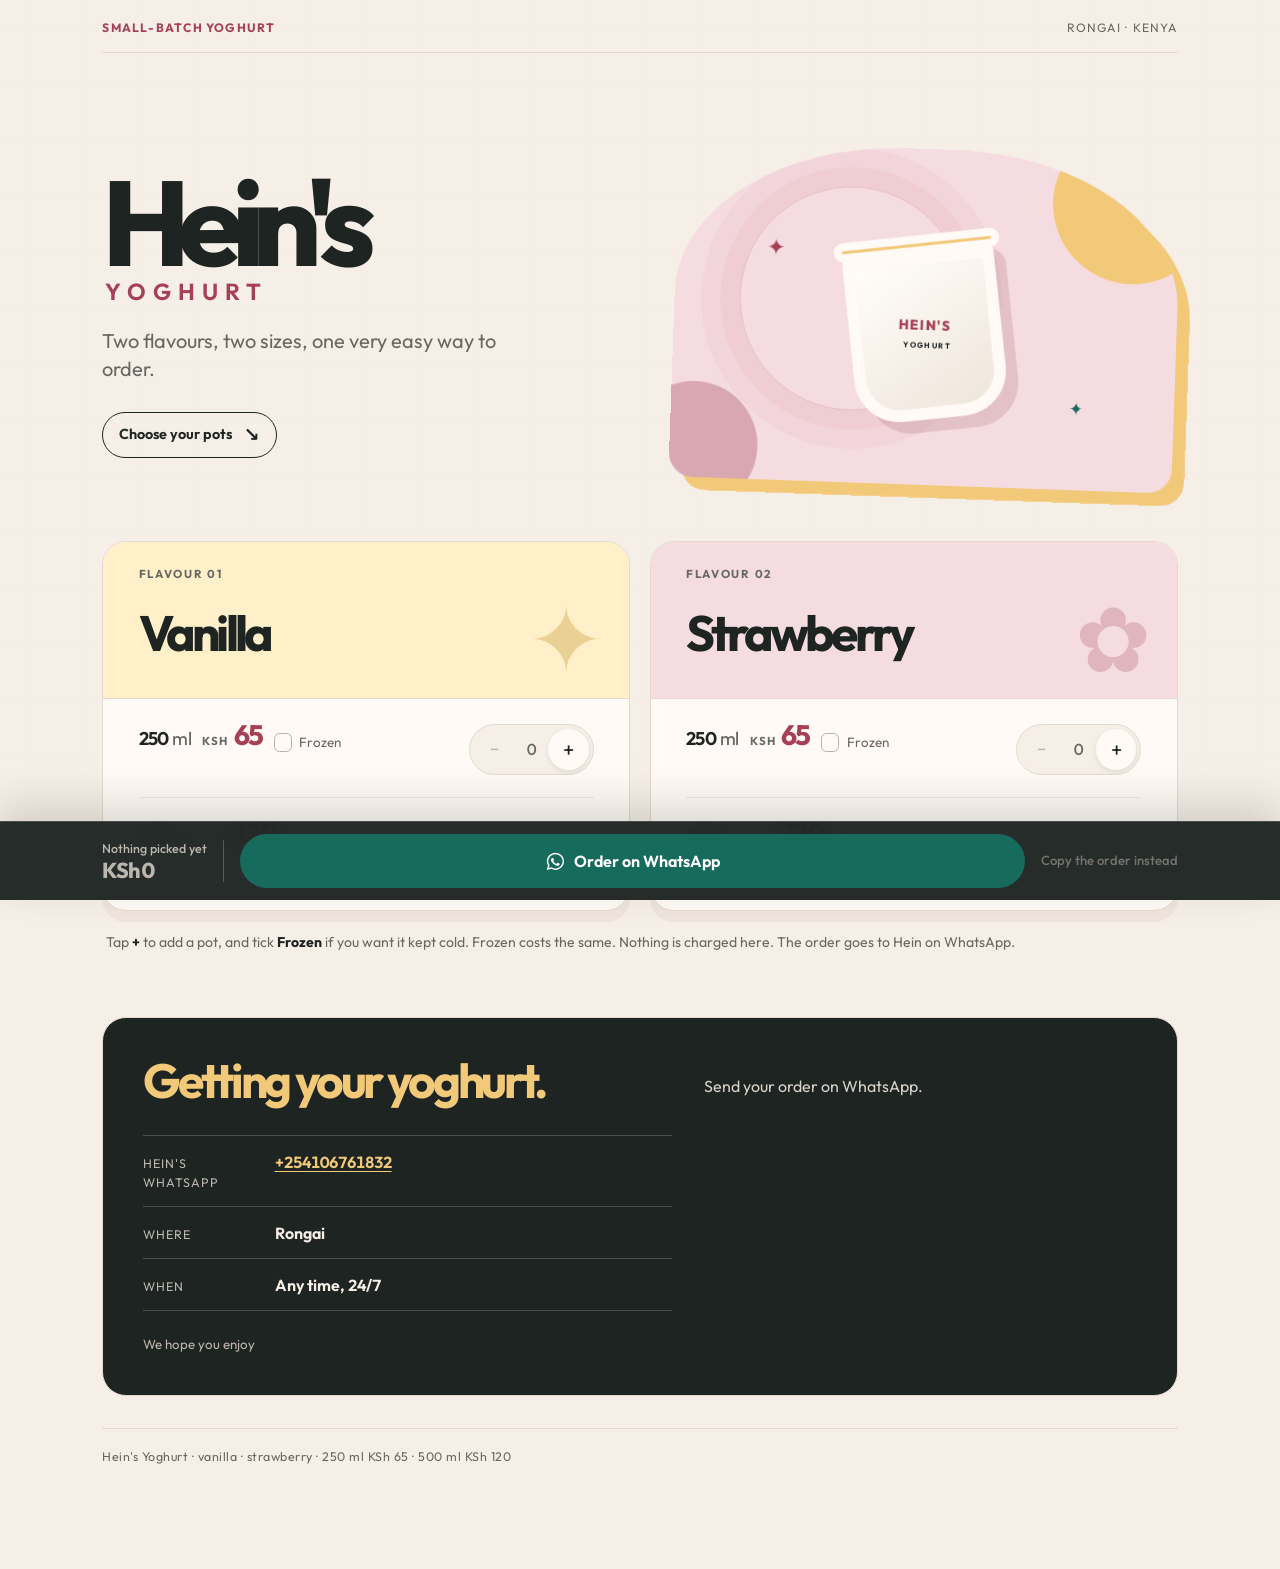
<file: index.html>
<!doctype html>
<html lang="en" class="no-js" data-whatsapp="254106761832" data-area="Rongai" data-days="Any time, 24/7">
<!--
  HEIN YOGHURT - one folder, no build step.

  THINGS TO FILL IN (all of them live here, nowhere else):
    1. data-whatsapp  -> Hein's number, digits only with country code. e.g. 254700000000
    2. data-area      -> where he delivers or where to collect. e.g. Eastlands
    3. data-days      -> when orders can be collected. e.g. Saturday mornings
  The prices are in the two <b> tags in the cards below, where you can see them.
-->
<head>
<meta charset="utf-8">
<meta name="viewport" content="width=device-width, initial-scale=1">
<title>Hein's Yoghurt - vanilla and strawberry</title>
<meta name="theme-color" content="#f6efe7">
<meta name="color-scheme" content="light">

<!-- the link preview WhatsApp shows when someone shares this page -->
<meta property="og:type" content="website">
<meta property="og:site_name" content="Hein's Yoghurt">
<meta property="og:locale" content="en_KE">
<meta property="og:title" content="Hein's Yoghurt, vanilla and strawberry">
<meta property="og:description" content="250 ml for KSh 65. 500 ml for KSh 120. Choose your pots and order on WhatsApp.">
<!-- og:image needs a full address. Put the address this page is served from in front of the path. -->
<meta property="og:image" content="assets/og.png">
<meta name="twitter:card" content="summary_large_image">

<link rel="icon" href="data:image/svg+xml,%3Csvg xmlns='http://www.w3.org/2000/svg' viewBox='0 0 64 64'%3E%3Crect width='64' height='64' rx='14' fill='%23128c7e'/%3E%3Cpath d='M20 22h24M20 32h24M20 42h13' stroke='%23fff' stroke-width='5' stroke-linecap='round'/%3E%3C/svg%3E">
<link rel="preload" href="assets/outfit-var-latin.woff2" as="font" type="font/woff2" crossorigin>
<link rel="stylesheet" href="assets/styles.css">
</head>
<body>
<a class="skip" href="#flavours">Skip to the pots and prices</a>

<div class="wrap">

  <header class="top">
    <div class="top__meta">
      <span class="stamp">Small-batch yoghurt</span>
      <span class="top__place">Rongai · Kenya</span>
    </div>
    <div class="hero">
      <div class="hero__copy">
        <h1 class="logo">Hein's <span class="logo__sub">yoghurt</span></h1>
        <p class="tagline">Two flavours, two sizes, one very easy way to order.</p>
        <a class="hero__jump" href="#flavours">Choose your pots <span aria-hidden="true">↘</span></a>
      </div>
      <div class="hero__art" aria-hidden="true">
        <span class="hero__sun"></span>
        <span class="hero__blob hero__blob--one"></span>
        <span class="hero__blob hero__blob--two"></span>
        <span class="hero__jar"><span></span></span>
        <span class="hero__spark hero__spark--one">✦</span>
        <span class="hero__spark hero__spark--two">✦</span>
      </div>
    </div>
  </header>

  <main>

    <section class="shelves" id="flavours" aria-label="Pots and prices">
      <h2 class="sr-only">Choose your pots</h2>

      <article class="flavour flavour--vanilla" data-flavour="vanilla">
        <header class="flavour__head">
          <span class="flavour__eyebrow">Flavour 01</span>
          <h3 class="flavour__name">Vanilla</h3>
          <span class="flavour__mark" aria-hidden="true">✦</span>
        </header>

        <div class="pots">
          <div class="pot" data-size="250">
            <div class="pot__id">
              <span class="pot__size">250 <span class="pot__unit">ml</span></span>
              <span class="pot__price"><b>KSh</b> 65</span>
              <label class="frozen">
                <input type="checkbox" data-frozen aria-label="Frozen: vanilla 250 millilitres">
                <span class="frozen__box" aria-hidden="true"></span>
                <span class="frozen__text">Frozen</span>
              </label>
            </div>
            <div class="stepper" role="group" aria-label="Vanilla, 250 millilitres, KSh 65">
              <button type="button" class="step" data-step="-1" aria-label="One fewer vanilla 250 millilitre pot">&minus;</button>
              <output class="step__n" data-qty aria-live="off">0</output>
              <button type="button" class="step" data-step="1" aria-label="One more vanilla 250 millilitre pot">+</button>
            </div>
          </div>

          <div class="pot" data-size="500">
            <div class="pot__id">
              <span class="pot__size">500 <span class="pot__unit">ml</span></span>
              <span class="pot__price"><b>KSh</b> 120</span>
              <label class="frozen">
                <input type="checkbox" data-frozen aria-label="Frozen: vanilla 500 millilitres">
                <span class="frozen__box" aria-hidden="true"></span>
                <span class="frozen__text">Frozen</span>
              </label>
            </div>
            <div class="stepper" role="group" aria-label="Vanilla, 500 millilitres, KSh 120">
              <button type="button" class="step" data-step="-1" aria-label="One fewer vanilla 500 millilitre pot">&minus;</button>
              <output class="step__n" data-qty aria-live="off">0</output>
              <button type="button" class="step" data-step="1" aria-label="One more vanilla 500 millilitre pot">+</button>
            </div>
          </div>
        </div>
      </article>

      <article class="flavour flavour--strawberry" data-flavour="strawberry">
        <header class="flavour__head">
          <span class="flavour__eyebrow">Flavour 02</span>
          <h3 class="flavour__name">Strawberry</h3>
          <span class="flavour__mark" aria-hidden="true">✿</span>
        </header>

        <div class="pots">
          <div class="pot" data-size="250">
            <div class="pot__id">
              <span class="pot__size">250 <span class="pot__unit">ml</span></span>
              <span class="pot__price"><b>KSh</b> 65</span>
              <label class="frozen">
                <input type="checkbox" data-frozen aria-label="Frozen: strawberry 250 millilitres">
                <span class="frozen__box" aria-hidden="true"></span>
                <span class="frozen__text">Frozen</span>
              </label>
            </div>
            <div class="stepper" role="group" aria-label="Strawberry, 250 millilitres, KSh 65">
              <button type="button" class="step" data-step="-1" aria-label="One fewer strawberry 250 millilitre pot">&minus;</button>
              <output class="step__n" data-qty aria-live="off">0</output>
              <button type="button" class="step" data-step="1" aria-label="One more strawberry 250 millilitre pot">+</button>
            </div>
          </div>

          <div class="pot" data-size="500">
            <div class="pot__id">
              <span class="pot__size">500 <span class="pot__unit">ml</span></span>
              <span class="pot__price"><b>KSh</b> 120</span>
              <label class="frozen">
                <input type="checkbox" data-frozen aria-label="Frozen: strawberry 500 millilitres">
                <span class="frozen__box" aria-hidden="true"></span>
                <span class="frozen__text">Frozen</span>
              </label>
            </div>
            <div class="stepper" role="group" aria-label="Strawberry, 500 millilitres, KSh 120">
              <button type="button" class="step" data-step="-1" aria-label="One fewer strawberry 500 millilitre pot">&minus;</button>
              <output class="step__n" data-qty aria-live="off">0</output>
              <button type="button" class="step" data-step="1" aria-label="One more strawberry 500 millilitre pot">+</button>
            </div>
          </div>
        </div>
      </article>

      <p class="hint" data-hint>Tap <b>+</b> to add a pot, and tick <b>Frozen</b> if you want it kept cold. Frozen costs the same. Nothing is charged here. The order goes to Hein on WhatsApp.</p>
    </section>

    <p class="sr-only" role="status" aria-live="polite" data-live></p>

    <section class="where" id="where" aria-labelledby="where-title">
      <h2 class="where__title" id="where-title">Getting your yoghurt.</h2>
      <p class="where__body">Send your order on WhatsApp.</p>
      <dl class="record">
        <div class="record__row">
          <dt>Hein's WhatsApp</dt>
          <!-- written out here too, so the number still shows with scripting off.
               keep this in step with data-whatsapp on line 2. -->
          <dd data-show="whatsapp">+254106761832</dd>
        </div>
        <div class="record__row">
          <dt>Where</dt>
          <dd data-show="area">Rongai</dd>
        </div>
        <div class="record__row">
          <dt>When</dt>
          <dd data-show="days">Any time, 24/7</dd>
        </div>
      </dl>
      <p class="where__foot">We hope you enjoy</p>
    </section>
  </main>

  <footer class="foot">
    <p>Hein's Yoghurt &middot; vanilla &middot; strawberry &middot; 250 ml KSh 65 &middot; 500 ml KSh 120</p>
  </footer>
</div>

<!-- the order bar: it follows you down the page and it is the only way out of it -->
<div class="bar" data-bar>
  <div class="bar__inner">
    <div class="bar__sum">
      <span class="bar__pots" data-sum-pots>Nothing picked yet</span>
      <span class="bar__total" data-sum-total>KSh 0</span>
    </div>
    <a class="wa" data-send href="https://wa.me/?text=Hello%20Hein%2C%20I%20would%20like%20to%20order%20some%20yoghurt.">
    <svg class="wa__mark" viewBox="0 0 24 24" aria-hidden="true" focusable="false"><path fill="currentColor" d="M12.04 2C6.58 2 2.13 6.45 2.13 11.91c0 1.75.46 3.45 1.32 4.95L2 22l5.25-1.38a9.9 9.9 0 0 0 4.79 1.22h.01c5.46 0 9.91-4.45 9.91-9.91 0-2.65-1.03-5.14-2.9-7.01A9.82 9.82 0 0 0 12.04 2Zm0 1.67c2.2 0 4.27.86 5.83 2.42a8.2 8.2 0 0 1 2.41 5.82c0 4.55-3.7 8.25-8.25 8.25a8.23 8.23 0 0 1-4.19-1.15l-.3-.18-3.12.82.83-3.04-.2-.31a8.17 8.17 0 0 1-1.26-4.39c0-4.55 3.7-8.25 8.25-8.25Zm-3.6 4.29c-.16 0-.42.06-.64.3-.22.24-.85.83-.85 2.03 0 1.19.87 2.34.99 2.5.12.16 1.7 2.71 4.2 3.7 2.08.83 2.5.66 2.95.62.45-.04 1.45-.59 1.66-1.17.2-.57.2-1.06.14-1.16-.06-.1-.22-.16-.46-.28-.24-.12-1.45-.72-1.68-.8-.22-.08-.39-.12-.55.12-.16.24-.63.8-.77.96-.14.16-.28.18-.52.06-.24-.12-1.02-.38-1.94-1.2-.72-.64-1.2-1.43-1.34-1.67-.14-.24-.02-.37.1-.49.11-.11.24-.28.36-.42.12-.14.16-.24.24-.4.08-.16.04-.3-.02-.42-.06-.12-.55-1.34-.76-1.83-.2-.48-.4-.42-.55-.43h-.47Z"/></svg>
    <span class="wa__label">Order on WhatsApp</span>
  </a>
    <button type="button" class="copy" data-copy>Copy the order instead</button>
  </div>
</div>

<script src="assets/app.js"></script>
</body>
</html>
</file>
<file: assets/styles.css>
@font-face {
  font-family: "Outfit";
  src: url("outfit-var-latin.woff2") format("woff2");
  font-weight: 100 900;
  font-style: normal;
  font-display: swap;
}

:root {
  --paper: #f6efe7;
  --paper-deep: #eee2d6;
  --card: #fffaf5;
  --ink: #1d2422;
  --muted: #686863;
  --line: #e5d9ce;
  --line-soft: #eee6de;
  --berry: #a54055;
  --berry-dark: #843348;
  --berry-soft: #f5dce0;
  --butter: #f2c979;
  --butter-soft: #fff0c9;
  --green: #176b5c;
  --green-dark: #0d5145;
  --page: 72rem;
  --pad: clamp(1.15rem, 3vw, 2.4rem);
  --bar-h: 5.3rem;
  --radius: 1.5rem;
  --pill: 999px;
  --ease: cubic-bezier(.16, 1, .3, 1);
}

*, *::before, *::after { box-sizing: border-box; }
html { background: var(--paper); color-scheme: light; -webkit-text-size-adjust: 100%; }
body {
  margin: 0;
  padding-bottom: calc(var(--bar-real, 6rem) + 1.4rem);
  background: var(--paper);
  color: var(--ink);
  font-family: "Outfit", system-ui, sans-serif;
  font-size: 1rem;
  line-height: 1.5;
  -webkit-font-smoothing: antialiased;
}
body::before {
  content: "";
  position: fixed;
  inset: 0;
  pointer-events: none;
  opacity: .18;
  background-image: radial-gradient(rgba(29,36,34,.12) .55px, transparent .55px);
  background-size: 7px 7px;
  mix-blend-mode: multiply;
}
.sr-only { position: absolute; width: 1px; height: 1px; padding: 0; margin: -1px; overflow: hidden; clip: rect(0,0,0,0); white-space: nowrap; border: 0; }
.skip { position: absolute; left: .75rem; top: .75rem; z-index: 50; transform: translateY(-180%); padding: .7rem 1rem; border-radius: var(--pill); background: var(--ink); color: #fff; text-decoration: none; }
.skip:focus { transform: translateY(0); }
:where(a, button, [tabindex]):focus-visible { outline: 3px solid var(--butter); outline-offset: 3px; }
::selection { background: var(--berry); color: #fff; }
.wrap { width: min(100%, var(--page)); margin: 0 auto; padding: 0 var(--pad); }

/* Hero: a little printed yoghurt label rather than a generic shop header. */
.top { padding: 1.2rem 0 0; }
.top__meta { display: flex; align-items: center; justify-content: space-between; gap: 1rem; padding-bottom: .9rem; border-bottom: 1px solid var(--line); color: var(--muted); font-size: .76rem; letter-spacing: .1em; text-transform: uppercase; }
.stamp { color: var(--berry); font-weight: 700; }
.top__place { white-space: nowrap; }
.hero { display: grid; grid-template-columns: minmax(0, 1.05fr) minmax(16rem, .95fr); gap: 1rem; min-height: 25rem; padding: clamp(2.8rem, 8vw, 6rem) 0 clamp(2rem, 5vw, 3.5rem); }
.hero__copy { position: relative; z-index: 1; align-self: center; }
.eyebrow { margin: 0 0 .8rem; color: var(--berry); font-size: .78rem; font-weight: 700; letter-spacing: .16em; text-transform: uppercase; }
.logo { max-width: 9ch; margin: 0; font-size: clamp(4rem, 10vw, 7.5rem); font-weight: 760; letter-spacing: -.1em; line-height: .78; }
.logo__sub { display: block; margin: .7rem 0 0 .12em; color: var(--berry); font-size: clamp(1rem, 2vw, 1.45rem); font-weight: 650; letter-spacing: .3em; line-height: 1; text-transform: uppercase; }
.tagline { max-width: 27rem; margin: 1.5rem 0 0; color: var(--muted); font-size: clamp(1.05rem, 2vw, 1.25rem); line-height: 1.4; }
.hero__jump { display: inline-flex; align-items: center; gap: .7rem; margin-top: 1.8rem; padding: .7rem 1rem; border: 1px solid var(--ink); border-radius: var(--pill); color: var(--ink); font-size: .9rem; font-weight: 650; text-decoration: none; transition: background-color .2s var(--ease), color .2s var(--ease), transform .2s var(--ease); }
.hero__jump span { font-size: 1.2rem; line-height: .7; }
.hero__jump:hover { background: var(--ink); color: var(--paper); transform: translateY(-2px); }
.hero__art { position: relative; min-height: 21rem; overflow: hidden; border-radius: 45% 45% 1.5rem 1.5rem; background: var(--berry-soft); transform: rotate(2deg); box-shadow: .8rem .8rem 0 var(--butter); }
.hero__sun { position: absolute; width: 14rem; height: 14rem; left: 13%; top: 12%; border: 1px solid rgba(165,64,85,.2); border-radius: 50%; box-shadow: 0 0 0 1.2rem rgba(165,64,85,.05), 0 0 0 2.4rem rgba(165,64,85,.04); }
.hero__blob { position: absolute; border-radius: 50%; filter: blur(.2px); }
.hero__blob--one { width: 10rem; height: 10rem; right: -2rem; top: -2rem; background: var(--butter); }
.hero__blob--two { width: 8rem; height: 8rem; left: -2.5rem; bottom: -2rem; background: #d8a7b2; }
.hero__jar { position: absolute; left: 50%; top: 50%; width: 9.5rem; height: 11rem; border: .8rem solid var(--card); border-top-width: 1.4rem; border-radius: 1rem 1rem 2.8rem 2.8rem; background: linear-gradient(150deg, #fffdf8, #efe5db); box-shadow: .7rem .8rem 0 rgba(132,51,72,.16); transform: translate(-50%, -42%) rotate(-8deg); }
.hero__jar::before { content: "HEIN'S"; position: absolute; left: 50%; top: 42%; color: var(--berry); font-size: .86rem; font-weight: 800; letter-spacing: .1em; transform: translate(-50%, -50%) rotate(8deg); }
.hero__jar::after { content: "YOGHURT"; position: absolute; left: 50%; top: 57%; color: var(--ink); font-size: .48rem; font-weight: 700; letter-spacing: .18em; transform: translate(-50%, -50%) rotate(8deg); }
.hero__jar span { position: absolute; left: -1.2rem; right: -1.2rem; top: -1.9rem; height: 1.2rem; border: .55rem solid var(--card); border-radius: var(--pill); background: var(--butter); }
.hero__spark { position: absolute; color: var(--berry); font-size: 1.4rem; }
.hero__spark--one { left: 18%; top: 26%; }
.hero__spark--two { right: 18%; bottom: 20%; color: var(--green); font-size: 1.1rem; }

/* Product cards */
.shelves { display: grid; grid-template-columns: repeat(2, minmax(0, 1fr)); gap: 1.2rem; scroll-margin-top: 1rem; }
.flavour { position: relative; overflow: hidden; border: 1px solid var(--line); border-radius: var(--radius); background: var(--card); box-shadow: 0 .7rem 0 rgba(132,51,72,.05); transition: transform .25s var(--ease), box-shadow .25s var(--ease); }
.flavour:hover { transform: translateY(-4px); box-shadow: 0 1rem 0 rgba(132,51,72,.08); }
.flavour__head { position: relative; min-height: 9.8rem; padding: 1.45rem clamp(1.25rem, 4vw, 2.2rem); border-bottom: 1px solid var(--line); }
.flavour--vanilla .flavour__head { background: var(--butter-soft); }
.flavour--strawberry .flavour__head { background: var(--berry-soft); }
.flavour__eyebrow { display: block; margin-bottom: 1.8rem; color: var(--muted); font-size: .72rem; font-weight: 700; letter-spacing: .15em; text-transform: uppercase; }
.flavour__name { position: relative; z-index: 1; margin: 0; font-size: clamp(2rem, 4vw, 3.1rem); font-weight: 720; letter-spacing: -.075em; line-height: .9; }
.flavour__mark { position: absolute; right: 1.6rem; bottom: .65rem; color: rgba(165,64,85,.25); font-family: Georgia, serif; font-size: 5.7rem; line-height: 1; }
.flavour--vanilla .flavour__mark { color: rgba(192,139,43,.32); }
.pots { padding: .2rem clamp(1.25rem, 4vw, 2.2rem) 1rem; }
.pot { display: grid; grid-template-columns: minmax(0, 1fr) auto; grid-template-areas: "id step" "frozen step"; align-items: center; column-gap: 1rem; row-gap: .25rem; min-height: 6rem; padding: 1rem 0; border-bottom: 1px solid var(--line-soft); }
.pot:last-child { border-bottom: 0; padding-bottom: .45rem; }
.pot__id { grid-area: id; display: flex; flex-wrap: wrap; align-items: baseline; gap: .15rem .7rem; }
.pot__size { font-size: 1.15rem; font-weight: 650; letter-spacing: -.03em; }
.pot__unit { color: var(--muted); font-weight: 450; }
.pot__price { color: var(--berry); font-size: 1.75rem; font-weight: 750; letter-spacing: -.06em; line-height: 1; white-space: nowrap; }
.pot__price b { margin-right: .15rem; color: var(--muted); font-size: .72rem; font-weight: 700; letter-spacing: .08em; text-transform: uppercase; }
.stepper { grid-area: step; display: flex; align-items: center; gap: .1rem; padding: .25rem; border: 1px solid var(--line); border-radius: var(--pill); background: var(--paper); }
.step { display: grid; place-items: center; width: 2.55rem; height: 2.55rem; padding: 0; border: 0; border-radius: 50%; background: var(--card); color: var(--ink); font: inherit; font-size: 1.3rem; line-height: 1; cursor: pointer; box-shadow: 0 2px 5px rgba(29,36,34,.1); transition: background-color .16s var(--ease), color .16s var(--ease), transform .16s var(--ease); }
.step:hover { background: var(--berry); color: #fff; }
.step:active { transform: scale(.92); }
.step[data-step="-1"] { color: var(--muted); font-size: 1.05rem; }
.step[data-step="-1"]:disabled { color: #b9b0aa; background: var(--paper); box-shadow: none; cursor: default; }
.step__n { min-width: 1.9rem; color: var(--ink); text-align: center; font-size: 1rem; font-weight: 700; font-variant-numeric: tabular-nums; }
.pot[data-qty="0"] .step__n { color: var(--muted); font-weight: 500; }
.frozen { grid-area: frozen; display: inline-flex; align-items: center; gap: .45rem; min-height: 2.3rem; margin-left: -.35rem; padding: 0 .35rem; color: var(--muted); font-size: .84rem; cursor: pointer; user-select: none; }
.frozen input { position: absolute; width: 1px; height: 1px; opacity: 0; }
.frozen__box { display: grid; place-items: center; width: 1.15rem; height: 1.15rem; border: 1.5px solid #bcb1a8; border-radius: .35rem; background: var(--card); transition: background-color .16s var(--ease), border-color .16s var(--ease); }
.frozen__box::after { content: ""; width: .55rem; height: .3rem; border-left: 2px solid transparent; border-bottom: 2px solid transparent; opacity: 0; transform: rotate(-45deg) scale(.5); transition: opacity .16s var(--ease), transform .16s var(--ease); }
.frozen input:checked + .frozen__box { border-color: var(--ink); background: var(--ink); }
.frozen input:checked + .frozen__box::after { border-color: #fff; opacity: 1; transform: rotate(-45deg) scale(1); }
.frozen input:focus-visible + .frozen__box { outline: 3px solid var(--butter); outline-offset: 2px; }
.frozen:has(input:checked) .frozen__text { color: var(--ink); font-weight: 650; }
.hint { grid-column: 1 / -1; margin: .1rem .2rem 0; color: var(--muted); font-size: .88rem; }
.hint b { color: var(--ink); }

/* Pickup details */
.where { display: grid; grid-template-columns: minmax(0, 1.1fr) minmax(16rem, .9fr); gap: 2rem; align-items: start; margin-top: 4rem; padding: clamp(1.5rem, 4vw, 2.5rem); border: 1px solid var(--line); border-radius: var(--radius); background: var(--ink); color: var(--paper); }
.where__title { margin: 0; color: var(--butter); font-size: clamp(1.9rem, 4vw, 3rem); font-weight: 700; letter-spacing: -.07em; line-height: .95; }
.where__body { max-width: 38ch; margin: 1rem 0 0; color: #d9d3cc; }
.record { margin: 0; border-top: 1px solid rgba(255,250,245,.2); }
.record__row { display: flex; flex-wrap: wrap; align-items: baseline; gap: .2rem .8rem; padding: .85rem 0; border-bottom: 1px solid rgba(255,250,245,.2); }
.record dt { flex: 0 0 7.4rem; color: #bdb6ae; font-size: .78rem; letter-spacing: .08em; text-transform: uppercase; }
.record dd { flex: 1 1 9rem; margin: 0; color: var(--paper); font-weight: 650; font-variant-numeric: tabular-nums; }
.record dd:empty::before { content: attr(data-prompt); color: #bdb6ae; font-weight: 400; }
.phone { color: var(--butter); text-underline-offset: .2em; }
.phone:hover { color: #fff; }
.where__foot { grid-column: 1 / -1; max-width: 65ch; margin: -.5rem 0 0; color: #bdb6ae; font-size: .83rem; }
.foot { margin-top: 2rem; padding: 1.2rem 0 0; border-top: 1px solid var(--line); }
.foot p { margin: 0; color: var(--muted); font-size: .78rem; letter-spacing: .04em; }

/* Fixed checkout dock */
.bar { position: fixed; left: 0; right: 0; bottom: 0; z-index: 10; border-top: 1px solid rgba(255,250,245,.16); background: rgba(29,36,34,.96); box-shadow: 0 -1rem 2.5rem rgba(29,36,34,.16); backdrop-filter: blur(16px); }
.bar__inner { display: flex; flex-wrap: wrap; align-items: center; gap: .65rem 1rem; width: min(100%, var(--page)); margin: 0 auto; padding: .75rem var(--pad); }
.bar__sum { display: flex; flex-direction: column; gap: .08rem; min-width: 7rem; padding-right: 1rem; border-right: 1px solid rgba(255,250,245,.22); }
.bar__pots { overflow: hidden; color: #bdb6ae; font-size: .78rem; font-weight: 500; text-overflow: ellipsis; white-space: nowrap; }
.bar__total { color: var(--paper); font-size: 1.35rem; font-weight: 750; letter-spacing: -.04em; line-height: 1; font-variant-numeric: tabular-nums; white-space: nowrap; }
.bar[data-has="no"] .bar__total { color: #bdb6ae; }
.wa { display: flex; align-items: center; justify-content: center; gap: .5rem; flex: 1 1 auto; min-height: 3.35rem; padding: .7rem 1.1rem; border-radius: var(--pill); background: var(--green); color: #fff; font-size: 1rem; font-weight: 650; text-decoration: none; transition: background-color .16s var(--ease), transform .16s var(--ease); }
.wa:hover { background: #218875; }
.wa:active { transform: scale(.985); }
.wa__mark { flex: 0 0 auto; width: 1.3rem; height: 1.3rem; }
.copy { flex: 0 0 100%; min-height: 2.35rem; padding: .2rem 0 .25rem; border: 0; background: none; color: #bdb6ae; font: inherit; font-size: .82rem; font-weight: 500; text-align: left; text-decoration: underline; text-underline-offset: .2em; text-decoration-color: rgba(255,250,245,.28); cursor: pointer; }
.copy:hover { color: #fff; }
.copy:disabled { color: #77746f; cursor: default; text-decoration: none; }

.no-js .stepper, .no-js .frozen, .no-js .hint, .no-js .copy { display: none; }
.no-js .pot { min-height: 0; }
.no-js .pot__price { font-size: 1.45rem; }

@media (min-width: 44rem) {
  .copy { flex: 0 0 auto; margin-left: auto; padding: 0; text-align: right; }
}
@media (max-width: 43.99rem) {
  .hero { grid-template-columns: 1fr; min-height: 0; padding-top: 3.5rem; }
  .hero__art { min-height: 15rem; margin: 0 1rem 0 2rem; }
  .shelves { grid-template-columns: 1fr; }
  .where { grid-template-columns: 1fr; gap: 1.5rem; }
  .where__foot { grid-column: auto; }
}
@media (max-width: 28rem) {
  .top__meta { align-items: flex-start; flex-direction: column; gap: .3rem; }
  .hero__art { margin-left: 0; }
  .pot { column-gap: .55rem; }
  .step { width: 2.35rem; height: 2.35rem; }
  .step__n { min-width: 1.55rem; }
  .pot__price { font-size: 1.5rem; }
}
@media (prefers-reduced-motion: reduce) {
  *, *::before, *::after { animation-duration: 1ms !important; transition-duration: 1ms !important; }
}
</file>
